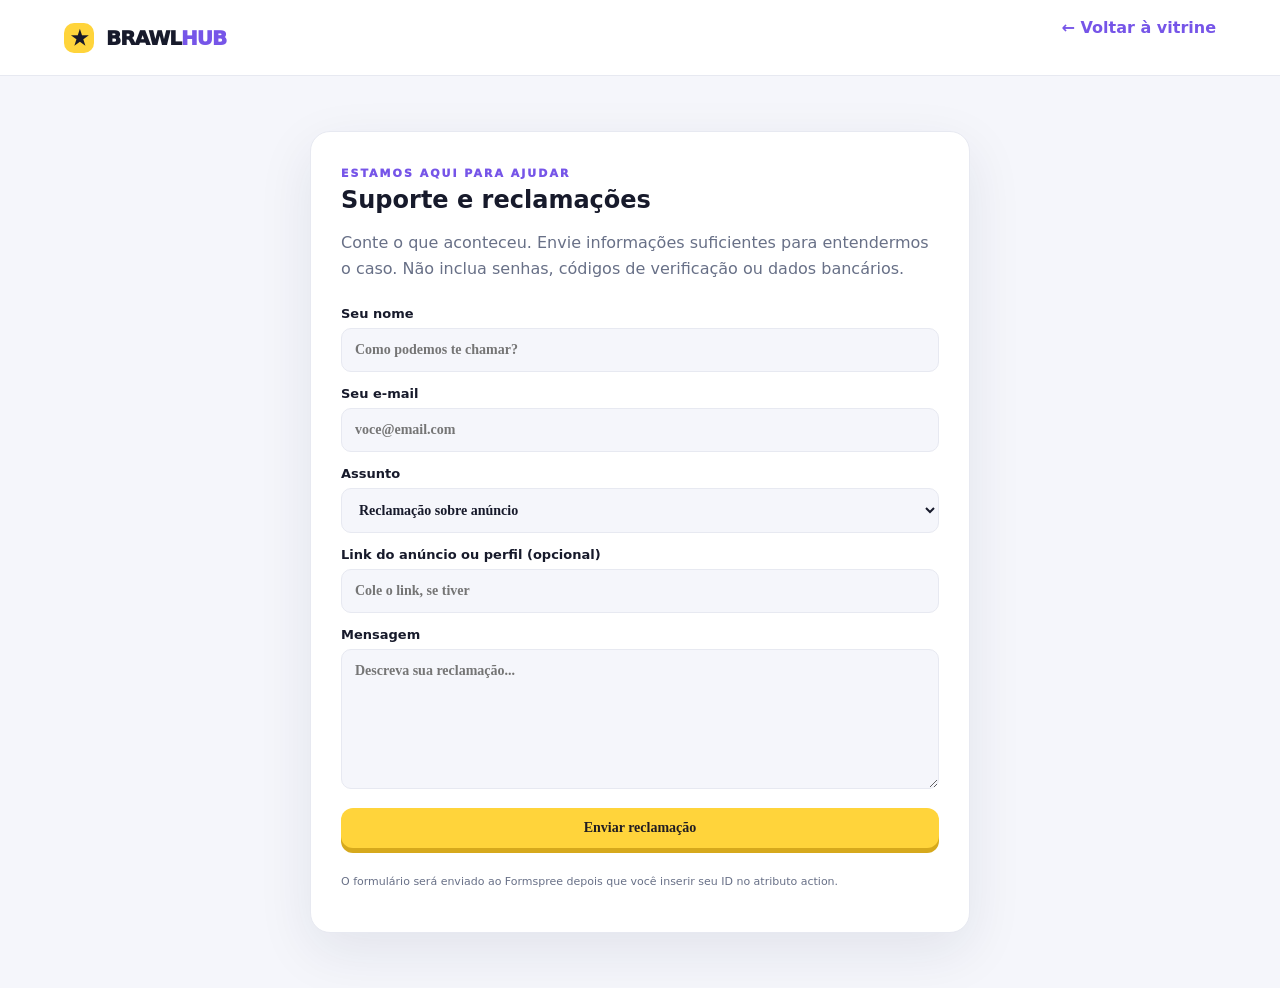
<file: suporte.html>
<!doctype html><html lang="pt-BR"><head><meta charset="utf-8"><meta name="viewport" content="width=device-width,initial-scale=1"><title>Suporte — BrawlHub</title><link rel="stylesheet" href="style.css"></head><body><header class="topbar"><a class="brand" href="index.html"><span class="brand-mark">★</span> BRAWL<span>HUB</span></a><a href="index.html" class="back-link">← Voltar à vitrine</a></header><main class="support-page"><section class="support-card"><span class="eyebrow">ESTAMOS AQUI PARA AJUDAR</span><h1>Suporte e reclamações</h1><p>Conte o que aconteceu. Envie informações suficientes para entendermos o caso. Não inclua senhas, códigos de verificação ou dados bancários.</p><form id="supportForm" action="https://formspree.io/f/COLE_SEU_ID" method="POST"><label>Seu nome<input name="nome" required maxlength="80" placeholder="Como podemos te chamar?"></label><label>Seu e-mail<input name="email" type="email" required placeholder="voce@email.com"></label><label>Assunto<select name="assunto"><option>Reclamação sobre anúncio</option><option>Denúncia de usuário</option><option>Problema técnico</option><option>Outro assunto</option></select></label><label>Link do anúncio ou perfil (opcional)<input name="referencia" placeholder="Cole o link, se tiver"></label><label>Mensagem<textarea name="mensagem" required maxlength="3000" placeholder="Descreva sua reclamação..."></textarea></label><button class="btn btn-yellow full" type="submit">Enviar reclamação</button><p class="fineprint" id="formStatus">O formulário será enviado ao Formspree depois que você inserir seu ID no atributo action.</p></form></section></main><script>const f=document.querySelector("#supportForm");f.addEventListener("submit",async e=>{if(f.action.includes("COLE_SEU_ID")){e.preventDefault();alert("Configure seu ID do Formspree no arquivo suporte.html antes de enviar.");return}e.preventDefault();const b=f.querySelector("button");b.disabled=true;b.textContent="Enviando...";try{const r=await fetch(f.action,{method:"POST",body:new FormData(f),headers:{Accept:"application/json"}});if(r.ok){f.reset();document.querySelector("#formStatus").textContent="Mensagem enviada. Obrigado por entrar em contato!";}else throw new Error()}catch{document.querySelector("#formStatus").textContent="Não foi possível enviar. Tente novamente mais tarde."}finally{b.disabled=false;b.textContent="Enviar reclamação"}});</script></body></html>
</file>
<file: style.css>
*{box-sizing:border-box} :root{--bg:#f5f6fb;--surface:#fff;--text:#171a2b;--muted:#687087;--line:#e7e9f1;--navy:#10152b;--yellow:#ffd43b;--purple:#7655e8;--shadow:0 18px 55px #17204416}body{margin:0;background:var(--bg);color:var(--text);font-family:Nunito,system-ui,sans-serif;transition:.2s}body.dark{--bg:#0c1020;--surface:#171d32;--text:#f6f7ff;--muted:#aab1c7;--line:#2a3350;--shadow:0 18px 55px #0005}.topbar{height:76px;padding:0 max(5vw,20px);display:flex;align-items:center;justify-content:space-between;background:var(--surface);border-bottom:1px solid var(--line);position:sticky;top:0;z-index:5}.brand{font-weight:1000;font-size:20px;letter-spacing:-1px;color:var(--text);text-decoration:none}.brand span:last-child{color:var(--purple)}.brand-mark{display:inline-grid;place-items:center;background:var(--yellow);color:#19192a;border-radius:10px;width:30px;height:30px;margin-right:6px}.desktop-nav{display:flex;gap:30px}.desktop-nav a,footer>a:last-child{color:var(--muted);text-decoration:none;font-weight:800}.header-actions{display:flex;align-items:center;gap:10px}.btn{border:0;border-radius:12px;padding:12px 18px;font:900 14px Nunito;cursor:pointer;text-decoration:none;display:inline-flex;align-items:center;justify-content:center;gap:10px}.btn-yellow{background:var(--yellow);color:#211d22;box-shadow:0 5px 0 #d6a91c}.btn-outline{background:transparent;border:1px solid var(--line);color:var(--text)}.btn-glass{background:#ffffff20;border:1px solid #ffffff55;color:white}.menu-btn{background:transparent;border:0;padding:10px;display:grid;gap:4px;cursor:pointer}.menu-btn i{display:block;width:23px;height:3px;border-radius:4px;background:var(--text)}.dropdown{position:absolute;right:5vw;top:66px;background:var(--surface);border:1px solid var(--line);box-shadow:var(--shadow);border-radius:14px;padding:9px;min-width:220px;display:grid;z-index:8}.dropdown button,.dropdown a{padding:12px;text-align:left;border:0;background:none;color:var(--text);font:800 14px Nunito;text-decoration:none;border-radius:8px;cursor:pointer}.dropdown button:hover,.dropdown a:hover{background:var(--bg)}.hidden{display:none!important}.hero{background:radial-gradient(circle at 80% 20%,#5942b9 0,transparent 30%),linear-gradient(120deg,#11162f,#29215d 70%,#4933a4);color:white;padding:70px max(7vw,24px) 55px;display:grid;grid-template-columns:1.1fr .9fr;align-items:center;min-height:480px;overflow:hidden}.hero-copy{max-width:650px;position:relative;z-index:1}.eyebrow{font-size:11px;letter-spacing:2px;font-weight:1000;color:var(--purple)}.hero .eyebrow{color:#ffe16c}.hero h1{font-size:clamp(38px,5.2vw,68px);line-height:1.02;letter-spacing:-2px;margin:17px 0}.hero h1 em{font-style:normal;color:var(--yellow)}.hero p{font-size:16px;color:#d7d9ed;max-width:490px;line-height:1.7}.hero-actions{display:flex;gap:12px;flex-wrap:wrap;margin-top:25px}.hero-stats{display:flex;gap:36px;margin-top:38px}.hero-stats div{display:grid}.hero-stats b{font-size:20px}.hero-stats small{color:#b9bdd7}.hero-art{height:330px;position:relative;display:grid;place-items:center}.sunburst{position:absolute;width:330px;height:330px;border-radius:50%;background:repeating-conic-gradient(#ffd43b 0 8deg,#ff9d36 8deg 16deg);opacity:.9;filter:drop-shadow(0 15px 20px #080b25)}.game-card{position:relative;width:225px;height:270px;border:7px solid #fff;border-radius:24px;background:linear-gradient(145deg,#ffb13b,#ed4b37 58%,#6c39bb);transform:rotate(7deg);box-shadow:0 20px 30px #090c2b99;display:flex;flex-direction:column;align-items:center;justify-content:center;color:white;text-shadow:2px 3px #5b2a52}.card-tag{position:absolute;top:14px;font-weight:1000;letter-spacing:2px}.game-skull{font-size:90px;line-height:1}.game-card strong{font-size:29px;line-height:.9;text-align:center}.game-card small{font-size:8px;letter-spacing:1px;margin-top:12px}.orb{position:absolute;border-radius:50%;display:grid;place-items:center;z-index:2;box-shadow:0 8px 15px #0005}.orb-one{background:#ffdf42;color:#6d36a7;width:65px;height:65px;font-size:35px;top:20px;right:12%}.orb-two{background:#56d7e9;color:#18305b;width:52px;height:52px;font-size:30px;bottom:18px;left:12%}.spark{position:absolute;color:#fff;font-size:42px}.spark-a{top:30px;left:10%}.spark-b{right:4%;bottom:20px}.notice{max-width:1100px;margin:22px auto 0;padding:14px 18px;display:flex;gap:12px;align-items:center;background:#fff5d4;color:#55451a;border:1px solid #f1df9d;border-radius:13px;font-size:13px}.notice p{margin:0}.notice span{font-size:23px}.section,.how{padding:65px max(7vw,24px);max-width:1400px;margin:auto}.section-heading{display:flex;align-items:end;justify-content:space-between;gap:20px}.section h2,.how h2{font-size:34px;margin:7px 0 0;letter-spacing:-1px}.search-wrap{display:flex;align-items:center;gap:9px;background:var(--surface);border:1px solid var(--line);padding:0 13px;border-radius:12px;width:min(300px,100%);color:var(--muted)}.search-wrap input{border:0;outline:0;background:transparent;color:var(--text);padding:13px 0;width:100%;font:700 14px Nunito}.filters{display:flex;gap:8px;margin:25px 0}.filter{border:1px solid var(--line);background:var(--surface);color:var(--muted);border-radius:30px;padding:9px 16px;font:800 13px Nunito;cursor:pointer}.filter.active{background:var(--navy);color:white;border-color:var(--navy)}.listing-grid{display:grid;grid-template-columns:repeat(3,1fr);gap:18px}.listing{background:var(--surface);border:1px solid var(--line);border-radius:18px;overflow:hidden;box-shadow:var(--shadow);display:flex;flex-direction:column}.listing-banner{height:125px;background:linear-gradient(135deg,#30266d,#8555e9 55%,#f0a43b);display:flex;align-items:center;justify-content:center;color:#fff;font-size:50px;position:relative}.listing-banner:after{content:"";position:absolute;inset:0;background:radial-gradient(circle at 70% 25%,#ffffff55,transparent 30%)}.listing-body{padding:17px;display:flex;flex-direction:column;flex:1}.listing-meta{display:flex;justify-content:space-between;align-items:center;font-size:11px;font-weight:900;color:var(--muted)}.category-pill{background:#eee9ff;color:#6d4ad4;padding:5px 9px;border-radius:20px}.listing h3{margin:12px 0 5px;font-size:18px}.listing p{color:var(--muted);font-size:13px;line-height:1.5;margin:0 0 17px}.price{font-size:22px;font-weight:1000;margin-top:auto}.listing-actions{display:flex;gap:8px;margin-top:13px}.contact-btn{flex:1;text-align:center;text-decoration:none;padding:10px 8px;border-radius:10px;background:#e9f8ef;color:#187943;font-size:12px;font-weight:1000}.empty-state{grid-column:1/-1;text-align:center;padding:45px;background:var(--surface);border:1px dashed var(--line);border-radius:15px;color:var(--muted)}.how{text-align:center;background:var(--surface);max-width:none}.steps{max-width:1050px;margin:35px auto 0;display:grid;grid-template-columns:repeat(3,1fr);gap:20px;text-align:left}.steps article{padding:25px;border:1px solid var(--line);border-radius:17px}.steps article>b{font-size:30px;color:var(--purple)}.steps h3{margin:12px 0 5px}.steps p{color:var(--muted);font-size:14px;line-height:1.6}footer{padding:28px max(7vw,24px);display:flex;align-items:center;justify-content:space-between;gap:20px}footer p{font-size:12px;color:var(--muted)}.modal-backdrop{position:fixed;inset:0;background:#080b1dcc;display:grid;place-items:center;padding:18px;z-index:10;overflow:auto}.modal{width:min(480px,100%);max-height:95vh;overflow:auto;background:var(--surface);color:var(--text);border-radius:20px;padding:28px;position:relative;box-shadow:0 25px 80px #0005}.modal h2{margin:8px 0 20px;font-size:28px}.close{position:absolute;right:18px;top:12px;border:0;background:none;color:var(--muted);font-size:30px;cursor:pointer}.modal form{display:grid;gap:13px}.modal label{display:grid;gap:6px;font-size:12px;font-weight:900;color:var(--muted)}.modal input,.modal textarea,.modal select{width:100%;padding:12px;border:1px solid var(--line);border-radius:10px;background:var(--bg);color:var(--text);font:700 14px Nunito;outline-color:var(--purple)}.modal textarea{min-height:85px;resize:vertical}.two-fields{display:grid;grid-template-columns:1fr 1fr;gap:10px}.field-hint,.fineprint{color:var(--muted);font-size:11px}.full{width:100%;margin-top:5px}.switch-auth{text-align:center;font-size:13px;color:var(--muted)}.switch-auth button{border:0;background:none;color:var(--purple);font:900 13px Nunito;cursor:pointer}.support-page{max-width:700px;margin:55px auto;padding:0 20px}.support-card{background:var(--surface);padding:30px;border:1px solid var(--line);border-radius:20px;box-shadow:var(--shadow)}.support-card h1{margin:5px 0 10px}.support-card p{color:var(--muted);line-height:1.6}.support-card form{display:grid;gap:14px;margin-top:25px}.support-card label{display:grid;gap:7px;font-weight:900;font-size:13px}.support-card input,.support-card textarea,.support-card select{padding:13px;border:1px solid var(--line);border-radius:10px;background:var(--bg);color:var(--text);font:700 14px Nunito}.support-card textarea{min-height:140px}.back-link{display:inline-block;margin-bottom:20px;color:var(--purple);font-weight:900;text-decoration:none}@media(max-width:800px){.desktop-nav{display:none}.hero{grid-template-columns:1fr;padding-top:55px}.hero-art{height:270px;margin-top:20px}.sunburst{width:250px;height:250px}.game-card{transform:scale(.85) rotate(7deg)}.listing-grid{grid-template-columns:repeat(2,1fr)}.notice{margin:15px 16px 0}.section-heading{align-items:start;flex-direction:column}.search-wrap{width:100%}}@media(max-width:540px){.topbar{height:66px;padding:0 15px}.header-actions{gap:5px}.header-actions .btn{padding:10px 11px;font-size:12px}.header-actions #loginOpen{display:inline-flex}.hero{padding:45px 22px 35px}.hero h1{font-size:43px}.hero-stats{gap:20px}.hero-stats b{font-size:17px}.hero-art{height:235px}.section,.how{padding:48px 17px}.section h2,.how h2{font-size:28px}.listing-grid{grid-template-columns:1fr}.steps{grid-template-columns:1fr}.two-fields{grid-template-columns:1fr}footer{flex-wrap:wrap}footer p{order:3;width:100%}.notice{font-size:12px;align-items:flex-start}.modal{padding:24px 19px}}

/* Ajustes dos botões Entrar e Anunciar no topo */
.header-actions{margin-left:auto}
@media(max-width:540px){
  .header-actions{gap:6px}
  .header-actions .btn{padding:9px 10px;font-size:11px;white-space:nowrap}
  .header-actions #loginOpen{display:inline-flex}
  .brand{font-size:17px}
  .brand-mark{width:26px;height:26px}
}
</file>
